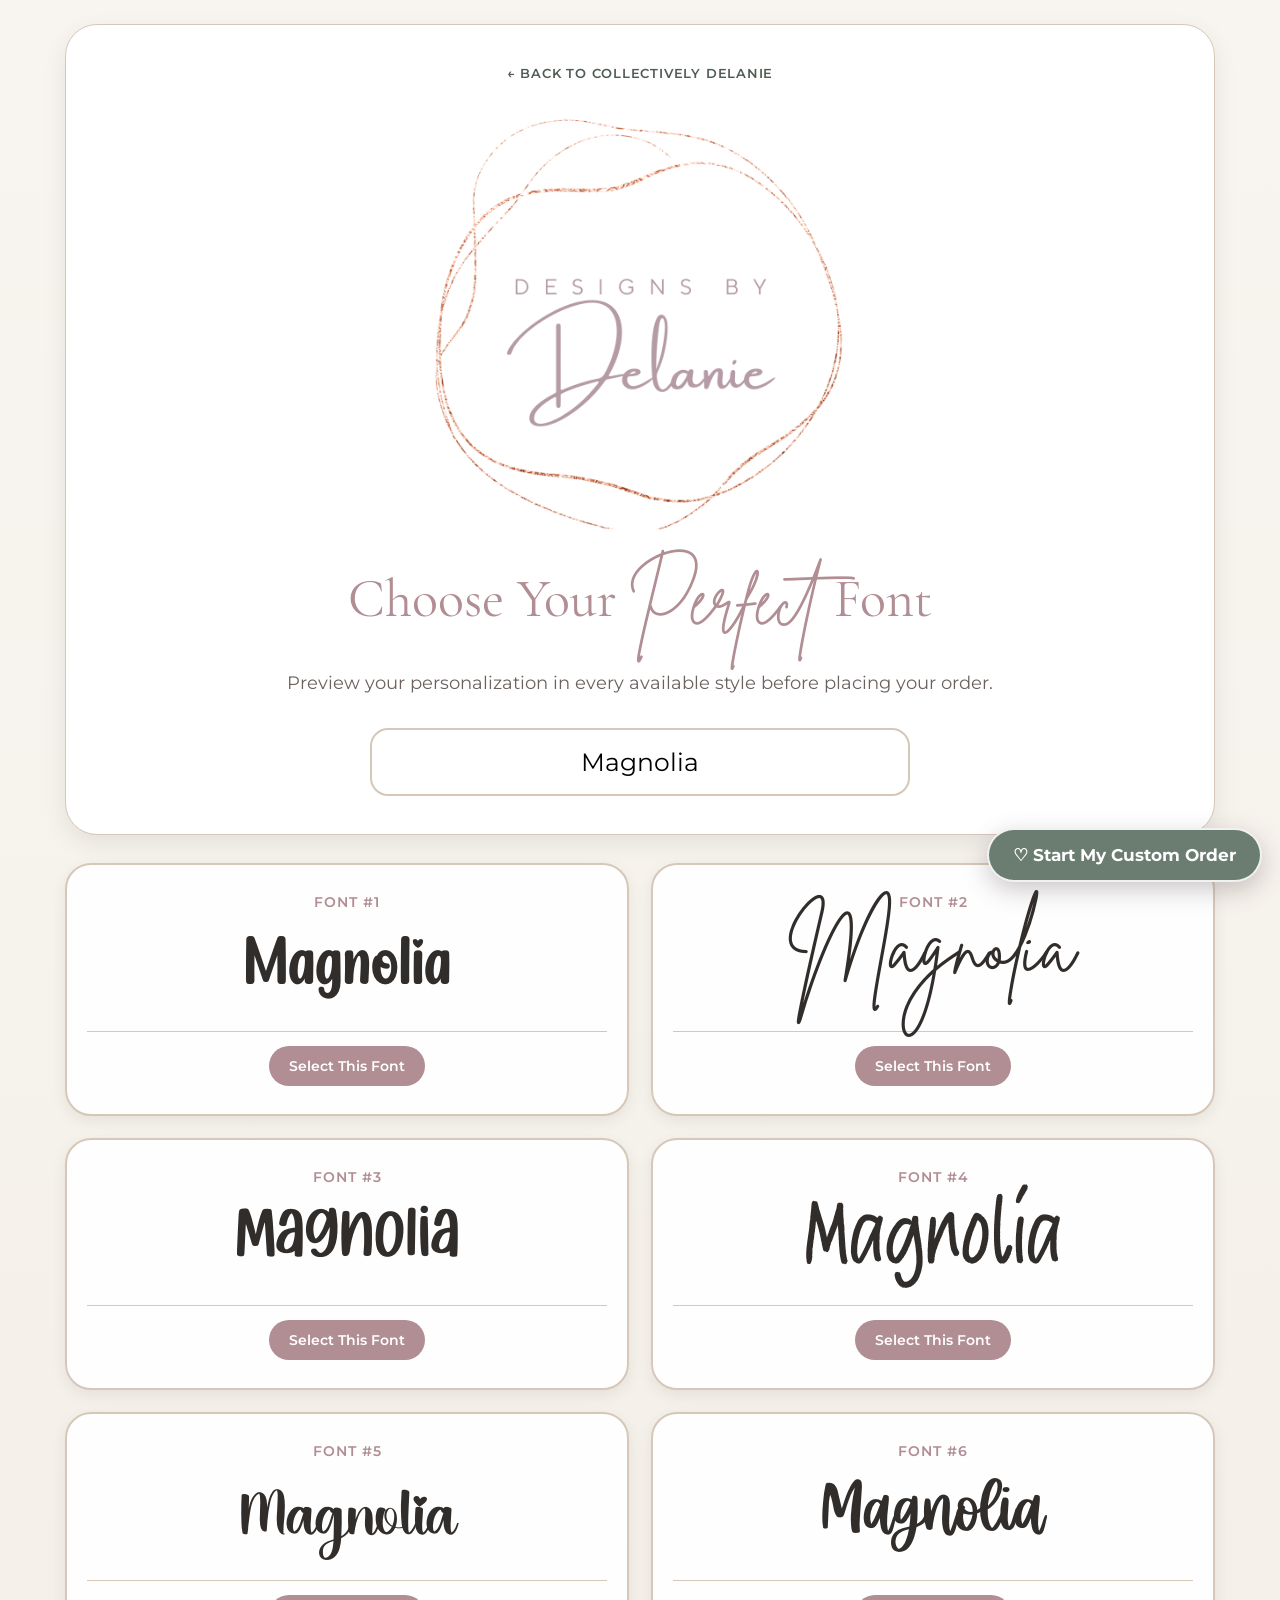
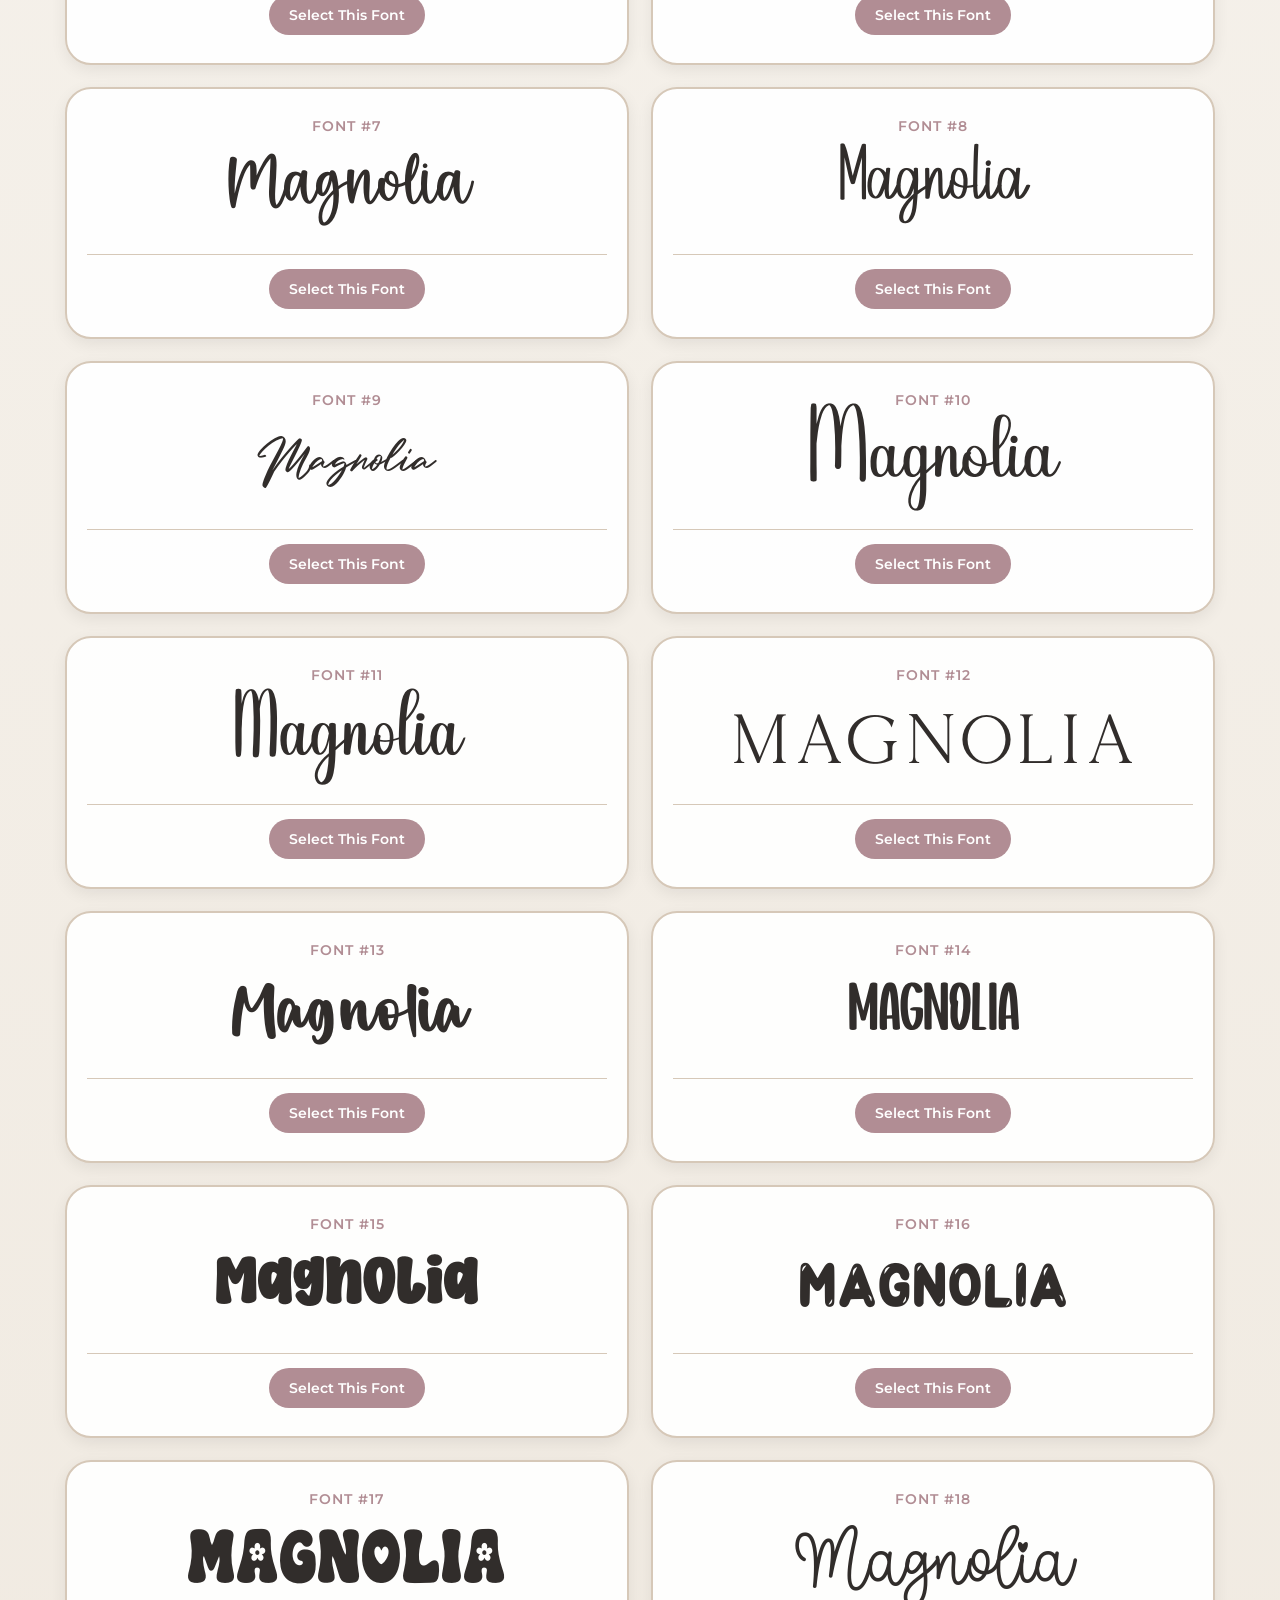
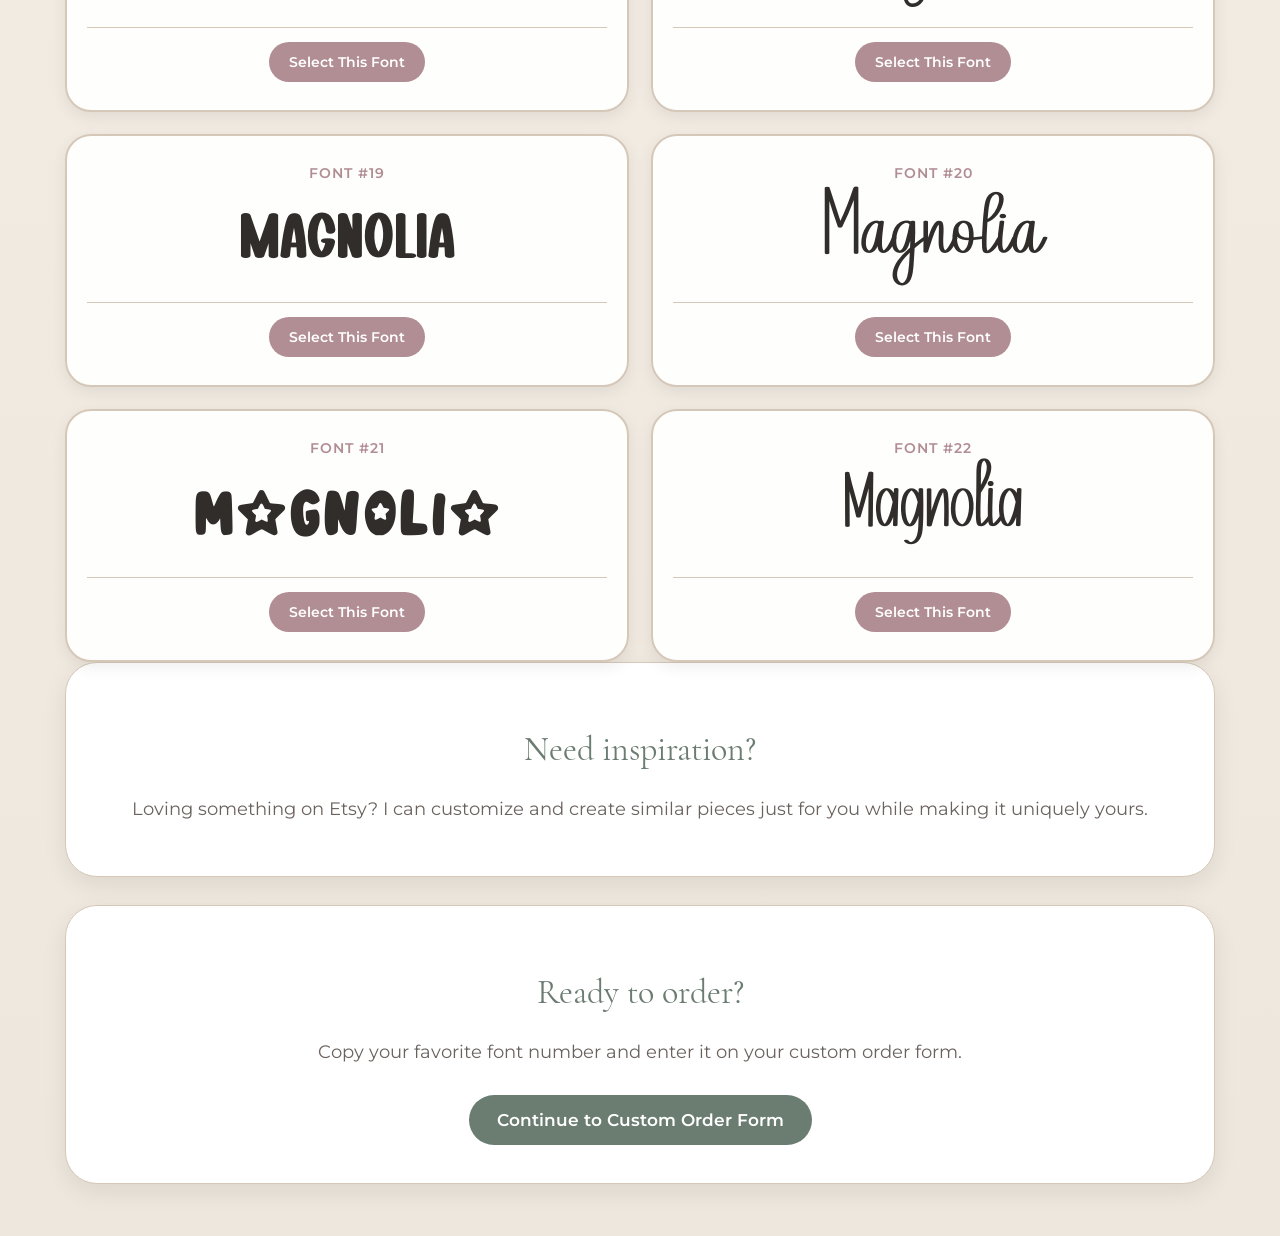
<file: font-preview.html>
<!DOCTYPE html>
<html lang="en">
<head>
  <meta charset="UTF-8" />
  <meta name="viewport" content="width=device-width, initial-scale=1.0" />
  <meta name="description" content="Preview your personalization in every font available from Designs by Delanie." />
  <title>Font Preview | Collectively Delanie</title>
  <link rel="icon" href="assets/collectively-delanie-logo.png" type="image/png" />
  <link rel="stylesheet" href="font-preview.css" />
</head>

<body>
  <a class="floating-order" href="https://www.collectivelydelanie.com/custom-order.html">
    <span aria-hidden="true">♡</span> Start My Custom Order
  </a>

  <main class="page">
    <section class="hero">
      <a class="home-link" href="index.html" aria-label="Collectively Delanie home">← Back to Collectively Delanie</a>
      <img class="brand-logo" src="assets/designs-by-delanie.png" alt="Designs by Delanie" />
      <h1>Choose Your <span>Perfect</span> Font</h1>
      <p class="subtitle">Preview your personalization in every available style before placing your order.</p>

      <input id="nameInput" type="text" value="Magnolia" placeholder="Type your name here..." />
    </section>

    <section id="selectedSection" class="selected-section hidden">
      <h2>⭐ Your Selected Font</h2>
      <div id="selectedPreview"></div>
    </section>

    <section id="previewArea" class="preview-grid"></section>

    <section class="inspiration-section">
      <h2>Need inspiration?</h2>
      <p>Loving something on Etsy? I can customize and create similar pieces just for you while making it uniquely yours.</p>
    </section>

    <section class="order-section">
      <h2>Ready to order?</h2>
      <p>Copy your favorite font number and enter it on your custom order form.</p>

      <a class="order-button" href="https://www.collectivelydelanie.com/custom-order.html">
        Continue to Custom Order Form
      </a>
    </section>
  </main>

  <script src="font-preview.js"></script>
</body>
</html>
</file>
<file: font-preview.css>
@font-face {
    font-family: "Admirable Valentines";
    src: url("assets/fonts/AdmirableValentines.otf");
}

@font-face {
    font-family: "Brittany Signature";
    src: url("assets/fonts/BrittanySignature.otf");
}

@font-face {
    font-family: "Camila Bryan";
    src: url("assets/fonts/CamilaBryan.otf");
}

@font-face {
    font-family: "Cherrybelle";
    src: url("assets/fonts/Cerrybelle.otf");
}

@font-face {
    font-family: "Christmas";
    src: url("assets/fonts/Christmas.otf");
}

@font-face {
    font-family: "Classroom Memories Script";
    src: url("assets/fonts/ClassroomMemoriesScript.otf");
}

@font-face {
    font-family: "Daily Calm";
    src: url("assets/fonts/DailyCalm.otf");
}

@font-face {
    font-family: "Family";
    src: url("assets/fonts/Family.otf");
}

@font-face {
    font-family: "Easter Heart";
    src: url("assets/fonts/EasterHeartRegular.otf");
}

@font-face {
    font-family: "Funky Hearts";
    src: url("assets/fonts/FunkyHearts.otf");
}

@font-face {
    font-family: "Handmade";
    src: url("assets/fonts/Handmade.otf");
}

@font-face {
    font-family: "Holly Wings";
    src: url("assets/fonts/HollyWings.otf");
}

@font-face {
    font-family: "Honeymoon";
    src: url("assets/fonts/Honeymoon.otf");
}

@font-face {
    font-family: "Honey";
    src: url("assets/fonts/Honey.otf");
}

@font-face {
    font-family: "Ladybug";
    src: url("assets/fonts/Ladybug.otf");
}

@font-face {
    font-family: "Montage";
    src: url("assets/fonts/Montage.otf");
}

@font-face {
    font-family: "Point Beach";
    src: url("assets/fonts/PointBeach.otf");
}

@font-face {
    font-family: "Simple Tumbler";
    src: url("assets/fonts/SimpleTumbler.otf");
}

@font-face {
    font-family: "Star Bold";
    src: url("assets/fonts/StarBold.otf");
}

@font-face {
    font-family: "Sunlight";
    src: url("assets/fonts/Sunlight.otf");
}

@font-face {
    font-family: "Wild Cake";
    src: url("assets/fonts/WildCake.otf");
}

@font-face {
    font-family: "Kinder Bubble";
    src: url("assets/fonts/KinderBubbleRegular.otf");
}

@font-face {
    font-family: "Cormorant Garamond";
    src: url("assets/fonts/CormorantGaramond-Regular.ttf");
    font-weight: 400;
}

@font-face {
    font-family: "Cormorant Garamond";
    src: url("assets/fonts/CormorantGaramond-SemiBold.ttf");
    font-weight: 600;
}

@font-face {
    font-family: "Montserrat";
    src: url("assets/fonts/Montserrat-Variable.ttf");
    font-weight: 100 900;
}

* {
  box-sizing: border-box;
}

body {
  margin: 0;
  padding: 24px;
  background: linear-gradient(180deg, #f8f5f0 0%, #eee7dd 100%);
  color: #312d2b;
  font-family: "Montserrat", Arial, sans-serif;
}

.page {
  max-width: 1150px;
  margin: auto;
}

.hero,
.selected-section,
.inspiration-section,
.order-section {
  text-align: center;
  background: #ffffff;
  padding: 38px 26px;
  border-radius: 32px;
  border: 1px solid #d6c8b8;
  box-shadow: 0 8px 24px rgba(0,0,0,0.08);
  margin-bottom: 28px;
}

.brand-logo {
  display: block;
  width: min(100%, 440px);
  height: auto;
  margin: 0 auto 18px;
}

.home-link {
  display: inline-block;
  margin-bottom: 18px;
  color: #4f5c53;
  font-size: 13px;
  font-weight: 600;
  letter-spacing: 0.06em;
  text-decoration: none;
  text-transform: uppercase;
}

.home-link:hover,
.home-link:focus-visible {
  color: #b18d94;
  text-decoration: underline;
  text-underline-offset: 4px;
}

.eyebrow {
  color: #b18d94;
  text-transform: uppercase;
  letter-spacing: 2px;
  font-size: 13px;
  font-family: "Montserrat", Arial, sans-serif;
  font-weight: 600;
}

h1 {
  margin: 8px 0;
  padding: 10px 0;
  color: #b18d94;
  font-family: "Cormorant Garamond", Georgia, serif;
  font-weight: 400;
  font-size: 54px;
  line-height: 1.2;
}

h1 span {
  display: inline-block;
  margin: 0 0.12em;
  font-family: "Brittany Signature", cursive;
  font-size: 1.08em;
  font-weight: 400;
  line-height: 1;
  vertical-align: -0.08em;
}

h2 {
  color: #6b7c71;
  font-family: "Cormorant Garamond", Georgia, serif;
  font-size: 34px;
  font-weight: 400;
}

.subtitle,
p {
  color: #6b625e;
  font-size: 18px;
}

input {
  width: 100%;
  max-width: 540px;
  padding: 17px;
  font-size: 25px;
  text-align: center;
  border: 2px solid #d6c8b8;
  border-radius: 18px;
  outline: none;
  margin-top: 16px;
  font-family: "Montserrat", Arial, sans-serif;
}

.preview-grid {
  display: grid;
  grid-template-columns: repeat(2, 1fr);
  gap: 22px;
}

.font-preview {
  position: relative;
  background: rgba(255,255,255,0.94);
  border: 2px solid #d6c8b8;
  border-radius: 26px;
  padding: 28px 20px;
  text-align: center;
  box-shadow: 0 5px 16px rgba(0,0,0,0.07);
  transition: 0.2s ease;
}

.font-preview.selected {
  border-color: #6b7c71;
  box-shadow: 0 8px 22px rgba(107,124,113,0.35);
}

.checkmark {
  position: absolute;
  top: 14px;
  right: 16px;
  background: #6b7c71;
  color: white;
  width: 30px;
  height: 30px;
  border-radius: 999px;
  display: none;
  align-items: center;
  justify-content: center;
  font-weight: bold;
}

.font-preview.selected .checkmark {
  display: flex;
}

.font-number {
  color: #b18d94;
  font-size: 14px;
  font-family: "Montserrat", Arial, sans-serif;
  font-weight: 600;
  text-transform: uppercase;
  letter-spacing: 1px;
}

.preview-text {
  font-size: 68px;
  line-height: 1.2;
  padding: 12px 0;
  word-break: break-word;
}

.divider {
  height: 1px;
  background: #d6c8b8;
  margin: 14px 0;
}

.font-name {
  color: #6b625e;
  font-size: 15px;
  margin-bottom: 12px;
  font-family: "Montserrat", Arial, sans-serif;
}

.copy-button {
  border: none;
  background: #b18d94;
  color: #ffffff;
  padding: 11px 20px;
  border-radius: 999px;
  cursor: pointer;
  font-size: 14px;
  font-family: "Montserrat", Arial, sans-serif;
  font-weight: 600;
}

.copy-button:hover {
  background: #98767d;
}

.helper-text {
  font-size: 13px;
  color: #6b7c71;
  margin-top: 10px;
  font-family: "Montserrat", Arial, sans-serif;
}

.hidden {
  display: none;
}

.order-button,
.floating-order {
  display: inline-block;
  background: #6b7c71;
  color: #ffffff;
  text-decoration: none;
  border-radius: 999px;
  font-size: 17px;
  font-family: "Montserrat", Arial, sans-serif;
  font-weight: 600;
}

.order-button {
  margin-top: 14px;
  padding: 15px 28px;
}

.floating-order {
  position: fixed;
  right: max(18px, env(safe-area-inset-right));
  bottom: max(18px, env(safe-area-inset-bottom));
  padding: 15px 24px;
  z-index: 9999;
  border: 2px solid rgba(255,255,255,0.9);
  box-shadow: 0 8px 24px rgba(92, 76, 79, 0.3);
  font-weight: bold;
  white-space: nowrap;
  transition: transform 0.2s ease, background-color 0.2s ease;
}

.floating-order:hover,
.floating-order:focus-visible {
  background: #4f5c53;
  transform: translateY(-3px);
}

@media (max-width: 750px) {
  body {
    padding: 14px;
    padding-bottom: 90px;
  }

  h1 {
    font-size: 38px;
    line-height: 1.35;
  }

  .preview-grid {
    grid-template-columns: 1fr;
  }

  .preview-text {
    font-size: 54px;
  }

  .floating-order {
    left: 14px;
    right: 14px;
    bottom: max(14px, env(safe-area-inset-bottom));
    text-align: center;
    white-space: normal;
  }
}
</file>
